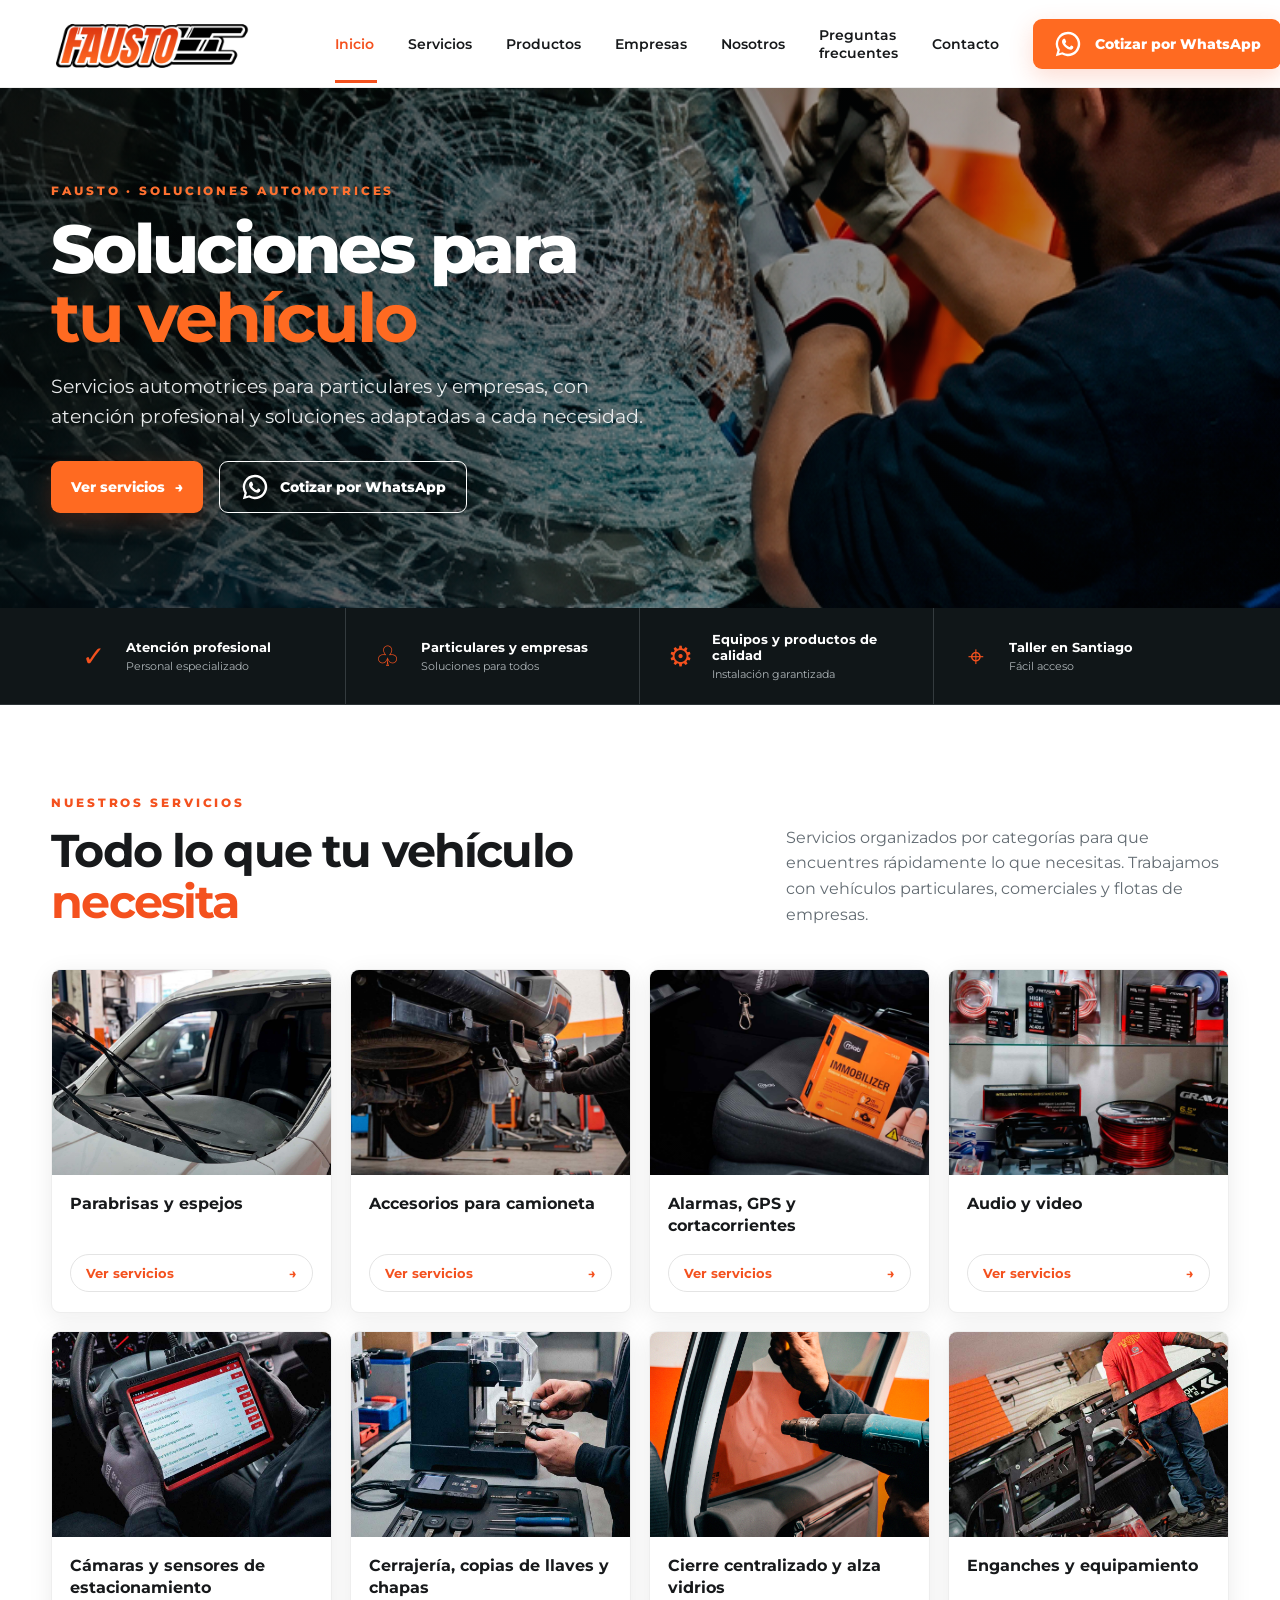
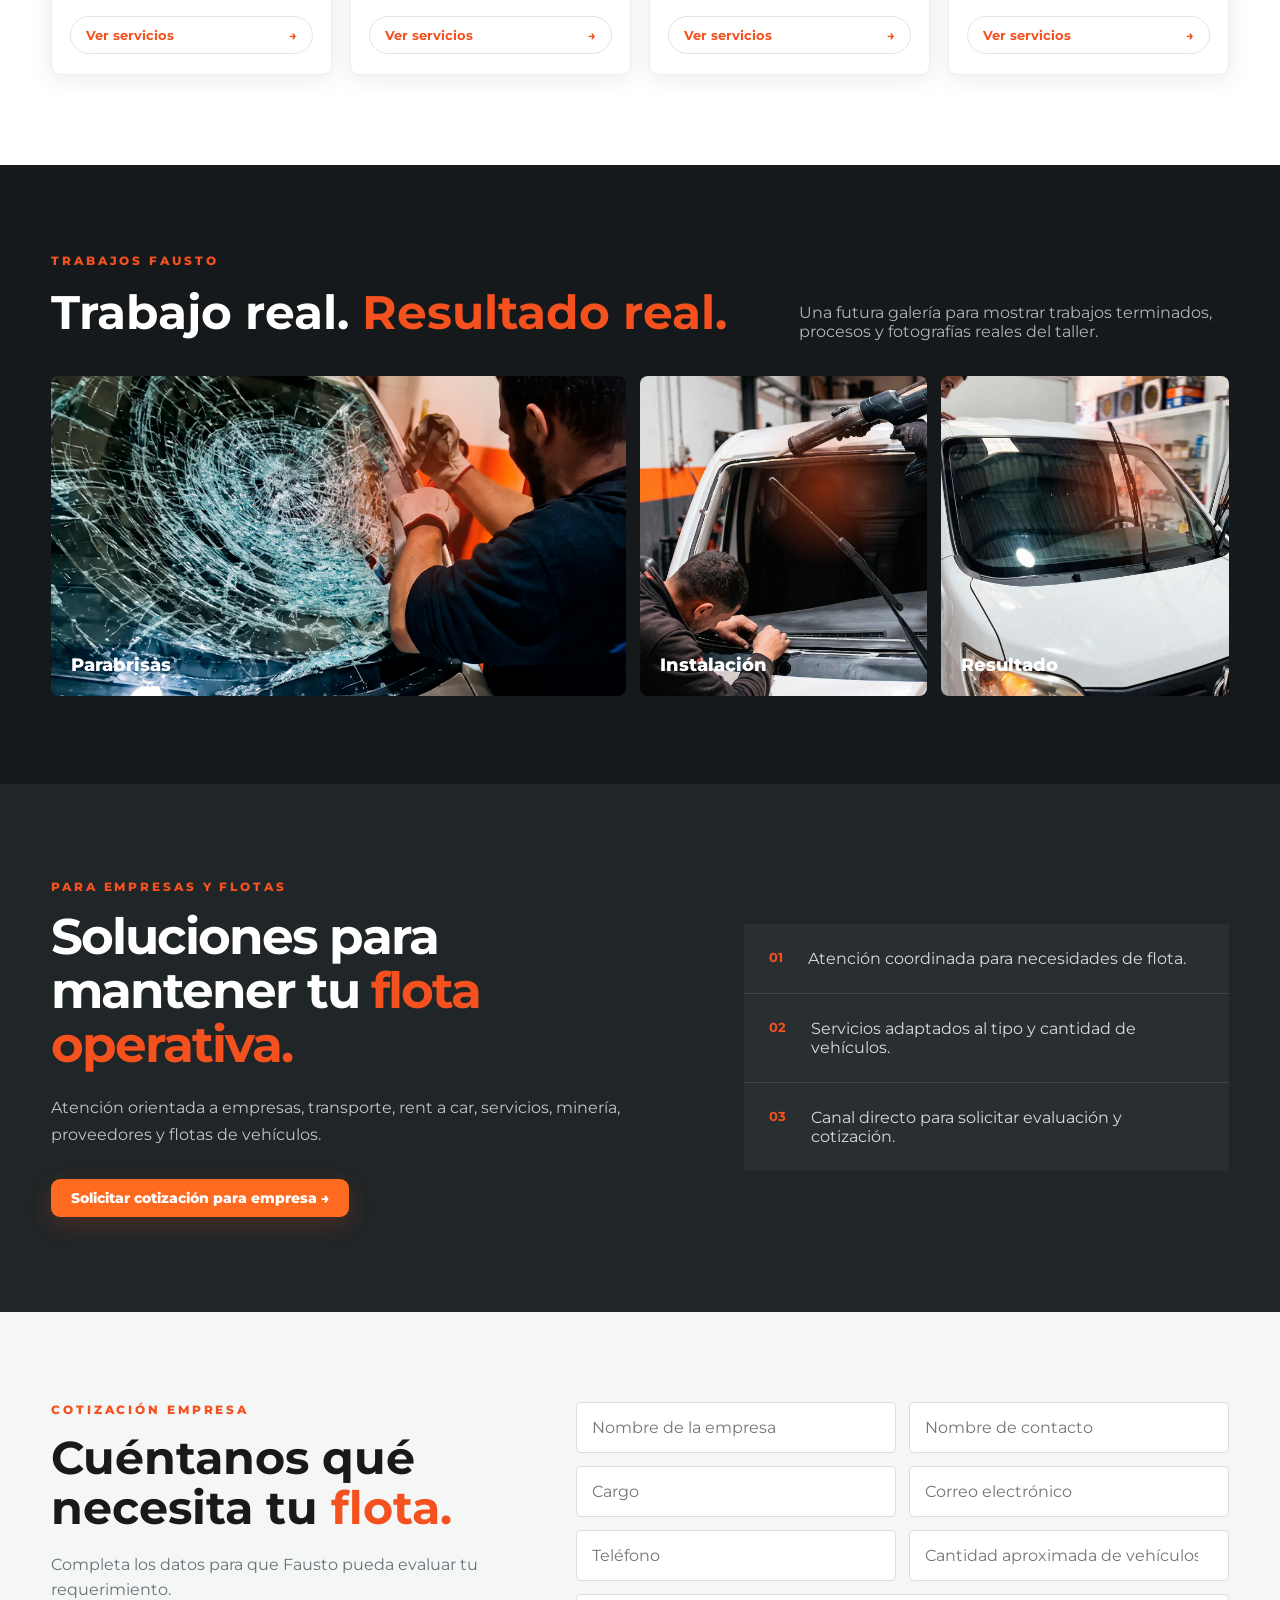
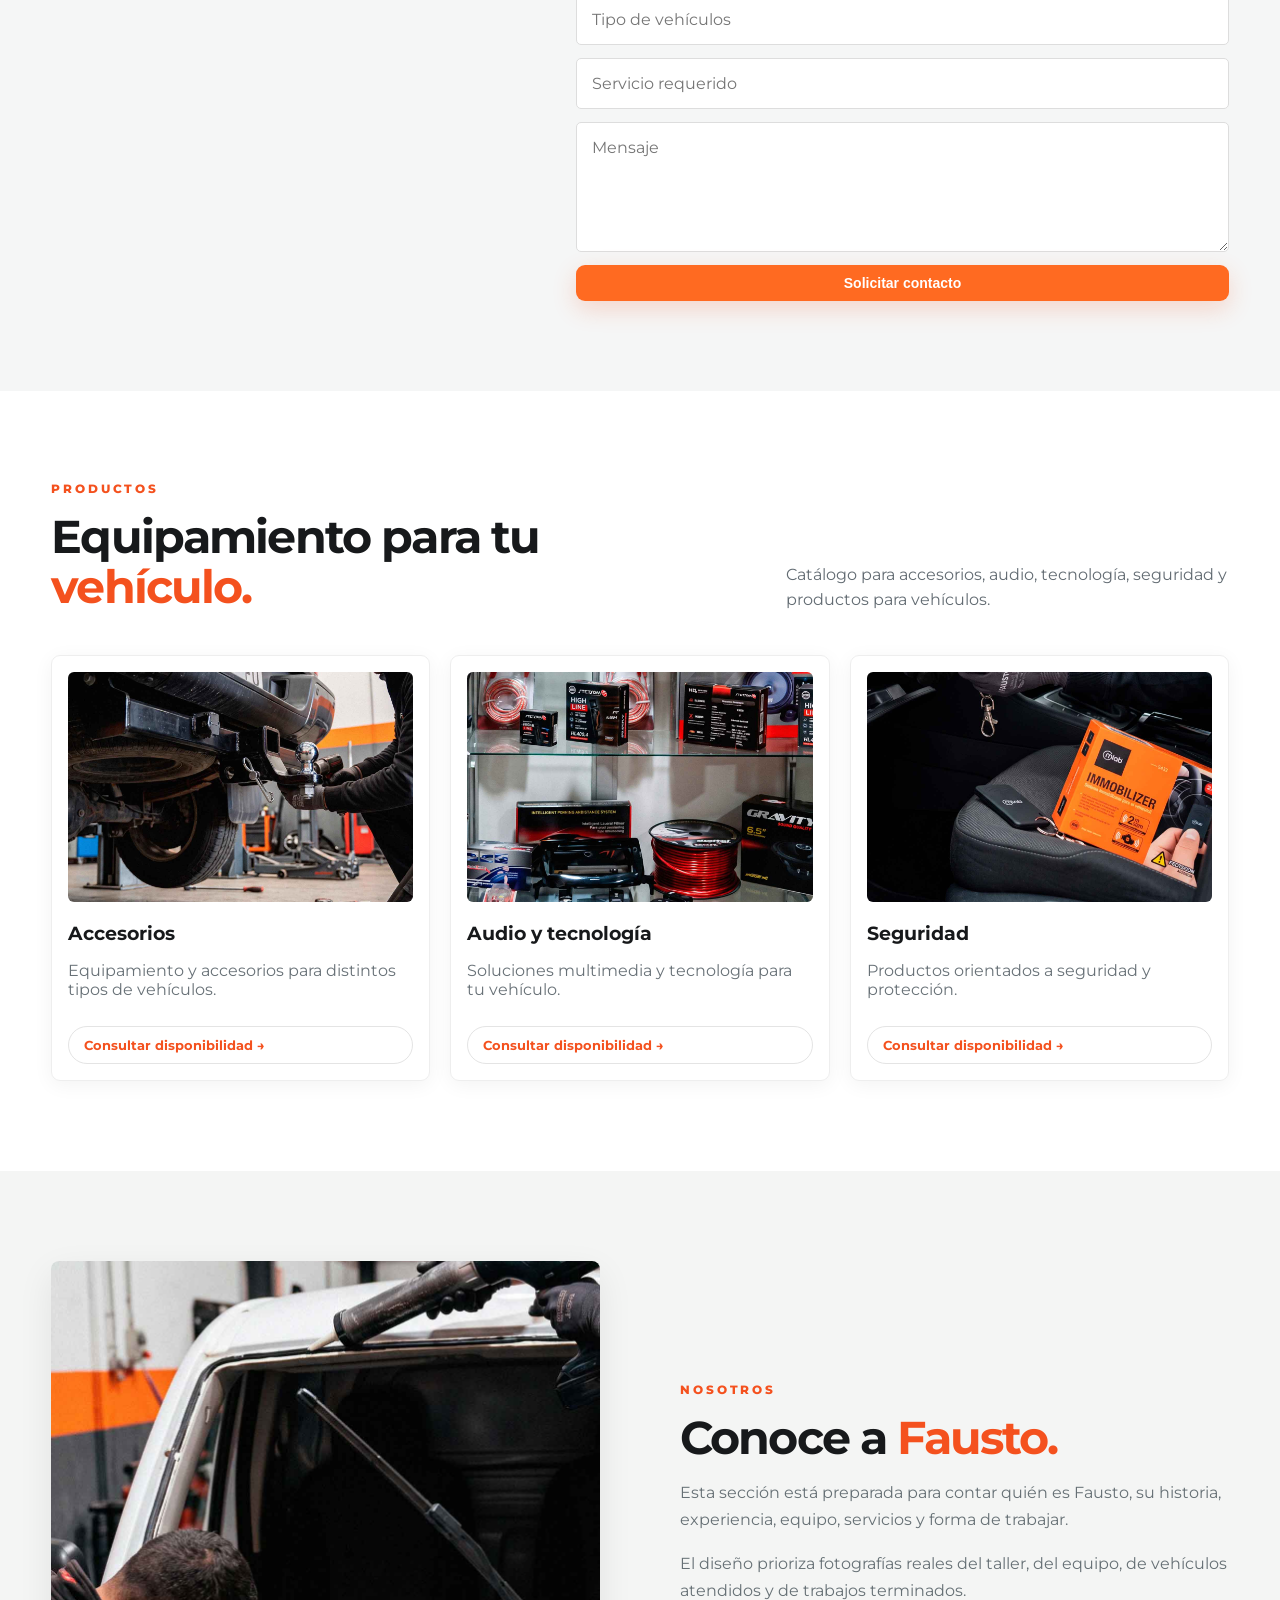
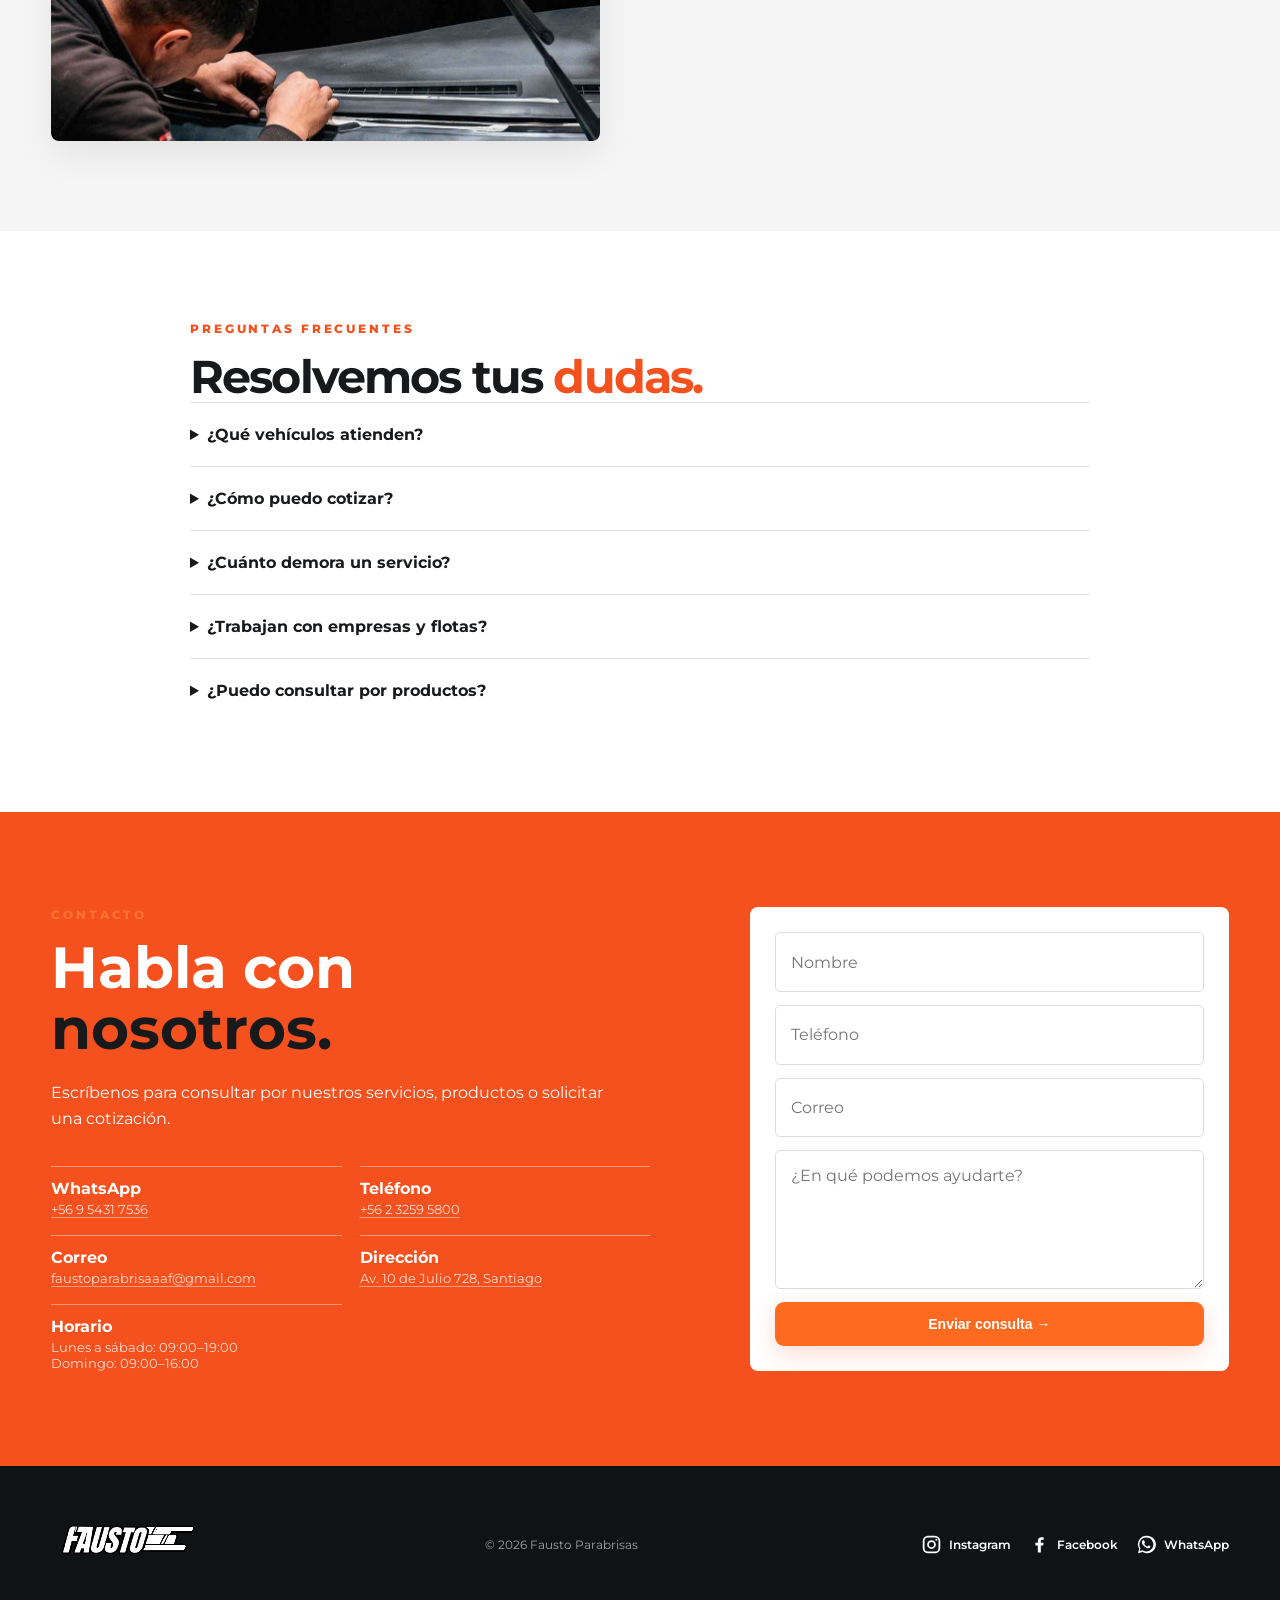
<file: index.html>
<!DOCTYPE html>
<html lang="es">

<head>
  <meta charset="UTF-8">
  <meta name="viewport" content="width=device-width, initial-scale=1.0">
  <meta name="description" content="Fausto Parabrisa - soluciones automotrices para particulares, empresas y flotas.">
  <title>Fausto Parabrisas</title>
  <link rel="preconnect" href="https://fonts.googleapis.com">
  <link rel="preconnect" href="https://fonts.gstatic.com" crossorigin>
  <link href="https://fonts.googleapis.com/css2?family=Montserrat:wght@400;500;600;700;800;900&display=swap"
    rel="stylesheet">
  <link rel="stylesheet" href="styles.css">
</head>

<body>

  <header class="header" id="header">
    <div class="container header-inner">
      <a class="logo-wrap" href="#inicio" aria-label="Fausto Parabrisa">
        <img src="assets/logo simplificado positivo.png" alt="Fausto Parabrisa">
      </a>

      <button class="menu-toggle" type="button" aria-label="Abrir menú" aria-expanded="false">☰</button>

      <nav class="main-nav">
        <a class="active" href="#inicio">Inicio</a>
        <a href="#servicios">Servicios</a>
        <a href="#productos">Productos</a>
        <a href="#empresas">Empresas</a>
        <a href="#nosotros">Nosotros</a>
        <a href="#faq">Preguntas frecuentes</a>
        <a href="#contacto">Contacto</a>
      </nav>

      <a class="btn btn-orange header-cta" href="https://wa.me/56954317536?text=Hola%2C%20quisiera%20cotizar%20un%20servicio%20para%20mi%20veh%C3%ADculo.%20%C2%BFMe%20pueden%20ayudar%3F" target="_blank" rel="noopener noreferrer">

        <svg class="wa-icon" viewBox="0 0 32 32" aria-hidden="true">
          <path fill="currentColor"
            d="M16 3a13 13 0 0 0-11.2 19.6L3 29l6.6-1.7A13 13 0 1 0 16 3zm0 23.5a10.4 10.4 0 0 1-5.3-1.4l-.4-.2-3.9 1 1-3.8-.3-.4A10.5 10.5 0 1 1 16 26.5zm5.8-7.8c-.3-.2-1.8-.9-2.1-1-.3-.1-.5-.2-.7.2s-.8 1-1 1.2-.4.2-.7.1a8.5 8.5 0 0 1-2.5-1.5 9.2 9.2 0 0 1-1.7-2.1c-.2-.3 0-.5.1-.6l.5-.6.3-.5c.1-.2 0-.4 0-.6l-1-2.3c-.3-.6-.5-.5-.7-.5h-.6c-.2 0-.6.1-.9.4s-1.2 1.2-1.2 2.8 1.2 3.2 1.4 3.4a12.6 12.6 0 0 0 4.8 4.2c.7.3 1.3.5 1.7.6.7.2 1.4.2 1.9.1.6-.1 1.8-.7 2-1.4.3-.7.3-1.3.2-1.4s-.2-.3-.5-.4z" />
        </svg>
        Cotizar por WhatsApp
      </a>
    </div>
  </header>

  <main id="inicio">

    <section class="hero">
      <div class="hero-bg"></div>
      <div class="container hero-content">
        <div class="hero-copy">
          <div class="eyebrow light">FAUSTO · SOLUCIONES AUTOMOTRICES</div>
          <h1>Soluciones para<br><strong>tu vehículo</strong></h1>
          <p>Servicios automotrices para particulares y empresas, con atención profesional y soluciones adaptadas a cada
            necesidad.</p>
          <div class="hero-actions">
            <a class="btn btn-orange" href="#servicios">Ver servicios <span>→</span></a>
            <a class="btn btn-outline-light" href="https://wa.me/56954317536?text=Hola%2C%20quisiera%20cotizar%20un%20servicio%20para%20mi%20veh%C3%ADculo.%20%C2%BFMe%20pueden%20ayudar%3F" target="_blank" rel="noopener noreferrer">
              <svg class="wa-icon" viewBox="0 0 32 32" aria-hidden="true">
                <path fill="currentColor"
                  d="M16 3a13 13 0 0 0-11.2 19.6L3 29l6.6-1.7A13 13 0 1 0 16 3zm0 23.5a10.4 10.4 0 0 1-5.3-1.4l-.4-.2-3.9 1 1-3.8-.3-.4A10.5 10.5 0 1 1 16 26.5zm5.8-7.8c-.3-.2-1.8-.9-2.1-1-.3-.1-.5-.2-.7.2s-.8 1-1 1.2-.4.2-.7.1a8.5 8.5 0 0 1-2.5-1.5 9.2 9.2 0 0 1-1.7-2.1c-.2-.3 0-.5.1-.6l.5-.6.3-.5c.1-.2 0-.4 0-.6l-1-2.3c-.3-.6-.5-.5-.7-.5h-.6c-.2 0-.6.1-.9.4s-1.2 1.2-1.2 2.8 1.2 3.2 1.4 3.4a12.6 12.6 0 0 0 4.8 4.2c.7.3 1.3.5 1.7.6.7.2 1.4.2 1.9.1.6-.1 1.8-.7 2-1.4.3-.7.3-1.3.2-1.4s-.2-.3-.5-.4z" />
              </svg>
              Cotizar por WhatsApp</a>
          </div>
        </div>
      </div>
    </section>

    <section class="trust-bar">
      <div class="container trust-grid">
        <div class="trust-item"><span class="trust-icon">✓</span>
          <div><strong>Atención profesional</strong><small>Personal especializado</small></div>
        </div>
        <div class="trust-item"><span class="trust-icon">♧</span>
          <div><strong>Particulares y empresas</strong><small>Soluciones para todos</small></div>
        </div>
        <div class="trust-item"><span class="trust-icon">⚙</span>
          <div><strong>Equipos y productos de calidad</strong><small>Instalación garantizada</small></div>
        </div>
        <div class="trust-item"><span class="trust-icon">⌖</span>
          <div><strong>Taller en Santiago</strong><small>Fácil acceso</small></div>
        </div>
      </div>
    </section>

    <section class="section services-section" id="servicios">
      <div class="container">
        <div class="section-heading split">
          <div>
            <div class="eyebrow">NUESTROS SERVICIOS</div>
            <h2>Todo lo que tu vehículo <strong>necesita</strong></h2>
          </div>
          <p>Servicios organizados por categorías para que encuentres rápidamente lo que necesitas. Trabajamos con
            vehículos particulares, comerciales y flotas de empresas.</p>
        </div>

        <div class="service-grid">
          <article class="service-card">
            <div class="service-photo windshield"></div>
            <div class="service-body">
              <h3>Parabrisas y espejos</h3><a href="#contacto">Ver servicios <span>→</span></a>
            </div>
          </article>
          <article class="service-card">
            <div class="service-photo truck"></div>
            <div class="service-body">
              <h3>Accesorios para camioneta</h3><a href="#contacto">Ver servicios <span>→</span></a>
            </div>
          </article>
          <article class="service-card">
            <div class="service-photo security"></div>
            <div class="service-body">
              <h3>Alarmas, GPS y cortacorrientes</h3><a href="#contacto">Ver servicios <span>→</span></a>
            </div>
          </article>
          <article class="service-card">
            <div class="service-photo audio"></div>
            <div class="service-body">
              <h3>Audio y video</h3><a href="#contacto">Ver servicios <span>→</span></a>
            </div>
          </article>
          <article class="service-card">
            <div class="service-photo camera"></div>
            <div class="service-body">
              <h3>Cámaras y sensores de estacionamiento</h3><a href="#contacto">Ver servicios <span>→</span></a>
            </div>
          </article>
          <article class="service-card">
            <div class="service-photo locksmith"></div>
            <div class="service-body">
              <h3>Cerrajería, copias de llaves y chapas</h3><a href="#contacto">Ver servicios <span>→</span></a>
            </div>
          </article>
          <article class="service-card">
            <div class="service-photo windows"></div>
            <div class="service-body">
              <h3>Cierre centralizado y alza vidrios</h3><a href="#contacto">Ver servicios <span>→</span></a>
            </div>
          </article>
          <article class="service-card">
            <div class="service-photo hitch"></div>
            <div class="service-body">
              <h3>Enganches y equipamiento</h3><a href="#contacto">Ver servicios <span>→</span></a>
            </div>
          </article>
        </div>
      </div>
    </section>

    <section class="work-section">
      <div class="container">
        <div class="eyebrow">TRABAJOS FAUSTO</div>
        <div class="work-heading">
          <h2>Trabajo real. <strong>Resultado real.</strong></h2>
          <p>Una futura galería para mostrar trabajos terminados, procesos y fotografías reales del taller.</p>
        </div>
        <div class="work-grid">
          <div class="work-image work-1"><span>Parabrisas</span></div>
          <div class="work-image work-2"><span>Instalación</span></div>
          <div class="work-image work-3"><span>Resultado</span></div>
        </div>
      </div>
    </section>

    <section class="companies-section" id="empresas">
      <div class="container companies-grid">
        <div>
          <div class="eyebrow">PARA EMPRESAS Y FLOTAS</div>
          <h2>Soluciones para mantener tu <strong>flota operativa.</strong></h2>
          <p>Atención orientada a empresas, transporte, rent a car, servicios, minería, proveedores y flotas de
            vehículos.</p>
          <a class="btn btn-orange" href="#cotizacion-empresa">Solicitar cotización para empresa →</a>
        </div>
        <div class="company-points">
          <div><b>01</b><span>Atención coordinada para necesidades de flota.</span></div>
          <div><b>02</b><span>Servicios adaptados al tipo y cantidad de vehículos.</span></div>
          <div><b>03</b><span>Canal directo para solicitar evaluación y cotización.</span></div>
        </div>
      </div>
    </section>

    <section class="section form-section" id="cotizacion-empresa">
      <div class="container form-grid">
        <div>
          <div class="eyebrow">COTIZACIÓN EMPRESA</div>
          <h2>Cuéntanos qué necesita tu <strong>flota.</strong></h2>
          <p>Completa los datos para que Fausto pueda evaluar tu requerimiento.</p>
        </div>
        <form id="company-form" action="https://formsubmit.co/fausto@cibicot.com" method="POST">
          <input type="hidden" name="_subject" value="Nueva solicitud de cotización empresarial - Fausto Parabrisas">
          <input type="hidden" name="_template" value="table">
          <input type="hidden" name="_captcha" value="false">
          <input type="hidden" name="_next" value="https://faustoparabrisas.cl/gracias.html">
          <input type="text" name="_honey" style="display:none" tabindex="-1" autocomplete="off">
          <div class="form-row"><input required name="empresa" placeholder="Nombre de la empresa"><input required
              name="contacto" placeholder="Nombre de contacto"></div>
          <div class="form-row"><input name="cargo" placeholder="Cargo"><input required type="email" name="email"
              placeholder="Correo electrónico"></div>
          <div class="form-row"><input name="telefono" placeholder="Teléfono"><input type="number" name="vehiculos"
              placeholder="Cantidad aproximada de vehículos"></div>
          <input name="tipos" placeholder="Tipo de vehículos">
          <input name="servicio" placeholder="Servicio requerido">
          <textarea name="mensaje" placeholder="Mensaje"></textarea>
          <button class="btn btn-orange" type="submit">Solicitar contacto</button>
        </form>
      </div>
    </section>

    <section class="section products-section" id="productos">
      <div class="container">
        <div class="section-heading split">
          <div>
            <div class="eyebrow">PRODUCTOS</div>
            <h2>Equipamiento para tu <strong>vehículo.</strong></h2>
          </div>
          <p>Catálogo para accesorios, audio, tecnología, seguridad y productos para vehículos.</p>
        </div>
        <div class="product-grid">
          <article>
            <div class="product-photo p1"></div>
            <h3>Accesorios</h3>
            <p>Equipamiento y accesorios para distintos tipos de vehículos.</p><a href="#contacto">Consultar
              disponibilidad →</a>
          </article>
          <article>
            <div class="product-photo p2"></div>
            <h3>Audio y tecnología</h3>
            <p>Soluciones multimedia y tecnología para tu vehículo.</p><a href="#contacto">Consultar disponibilidad
              →</a>
          </article>
          <article>
            <div class="product-photo p3"></div>
            <h3>Seguridad</h3>
            <p>Productos orientados a seguridad y protección.</p><a href="#contacto">Consultar disponibilidad →</a>
          </article>
        </div>
      </div>
    </section>

    <section class="section about-section" id="nosotros">
      <div class="container about-grid">
        <div class="about-photo"><img src="assets/Instalacion.jpg" alt="Instalación de parabrisas realizada por Fausto">
        </div>
        <div>
          <div class="eyebrow">NOSOTROS</div>
          <h2>Conoce a <strong>Fausto.</strong></h2>
          <p>Esta sección está preparada para contar quién es Fausto, su historia, experiencia, equipo, servicios y
            forma de trabajar.</p>
          <p>El diseño prioriza fotografías reales del taller, del equipo, de vehículos atendidos y de trabajos
            terminados.</p>
        </div>
      </div>
    </section>

    <section class="section faq-section" id="faq">
      <div class="container narrow">
        <div class="eyebrow">PREGUNTAS FRECUENTES</div>
        <h2>Resolvemos tus <strong>dudas.</strong></h2>
        <details>
          <summary>¿Qué vehículos atienden?</summary>
          <p>La atención contempla vehículos particulares, comerciales y flotas. Consulta tu caso específico.</p>
        </details>
        <details>
          <summary>¿Cómo puedo cotizar?</summary>
          <p>Puedes solicitar una cotización directamente por WhatsApp o mediante el formulario de contacto.</p>
        </details>
        <details>
          <summary>¿Cuánto demora un servicio?</summary>
          <p>El tiempo depende del tipo de servicio y del vehículo. Se confirma al momento de cotizar.</p>
        </details>
        <details>
          <summary>¿Trabajan con empresas y flotas?</summary>
          <p>Sí. El sitio contempla un flujo específico para solicitudes de empresas y flotas.</p>
        </details>
        <details>
          <summary>¿Puedo consultar por productos?</summary>
          <p>Sí. Puedes consultar disponibilidad, características y opciones de productos.</p>
        </details>
      </div>
    </section>

    <section class="contact-section" id="contacto">
      <div class="container contact-grid">
        <div>
          <div class="eyebrow light">CONTACTO</div>
          <h2>Habla con <strong>nosotros.</strong></h2>
          <p>Escríbenos para consultar por nuestros servicios, productos o solicitar una cotización.</p>
          <div class="contact-data">
            <div><b>WhatsApp</b><span><a href="https://wa.me/56954317536" target="_blank" rel="noopener noreferrer">+56 9 5431 7536</a></span></div>
            <div><b>Teléfono</b><span><a href="tel:+56232595800">+56 2 3259 5800</a></span></div>
            <div><b>Correo</b><span><a href="mailto:faustoparabrisaaaf@gmail.com">faustoparabrisaaaf@gmail.com</a></span></div>
            <div><b>Dirección</b><span><a href="https://www.google.com/maps/search/?api=1&query=Av.+10+de+Julio+728%2C+Santiago%2C+Chile" target="_blank" rel="noopener noreferrer">Av. 10 de Julio 728, Santiago</a></span></div>
            <div><b>Horario</b><span>Lunes a sábado: 09:00–19:00<br>Domingo: 09:00–16:00</span></div>
          </div>
        </div>
        <form id="contact-form" action="https://formsubmit.co/fausto@cibicot.com" method="POST">
          <input type="hidden" name="_subject" value="Nueva consulta general - Fausto Parabrisas">
          <input type="hidden" name="_template" value="table">
          <input type="hidden" name="_next" value="https://faustoparabrisas.cl/gracias.html">
          <input type="text" name="_honey" style="display:none" tabindex="-1" autocomplete="off">
          <input required name="nombre" placeholder="Nombre">
          <input name="telefono" placeholder="Teléfono">
          <input type="email" name="email" placeholder="Correo">
          <textarea required name="mensaje" placeholder="¿En qué podemos ayudarte?"></textarea>
          <button class="btn btn-orange" type="submit">Enviar consulta →</button>
        </form>
      </div>
    </section>

  </main>

  <footer>
    <div class="container footer-inner">
      <img src="assets/logo simplificado negativo.png" alt="Fausto Parabrisas">
      <span>© <span id="year"></span> Fausto Parabrisas</span>
      <nav class="social-links" aria-label="Redes sociales de Fausto">
        <a href="https://www.instagram.com/faustoparabrisas/" target="_blank" rel="noopener noreferrer" aria-label="Instagram de Fausto Parabrisas" title="Instagram">
          <svg viewBox="0 0 24 24" aria-hidden="true"><rect x="3" y="3" width="18" height="18" rx="5" fill="none" stroke="currentColor" stroke-width="2"/><circle cx="12" cy="12" r="4" fill="none" stroke="currentColor" stroke-width="2"/><circle cx="17.5" cy="6.5" r="1.2" fill="currentColor"/></svg>
          <span>Instagram</span>
        </a>
        <a href="https://www.facebook.com/share/17ktDd1rfn/" target="_blank" rel="noopener noreferrer" aria-label="Facebook de Fausto Parabrisas" title="Facebook">
          <svg viewBox="0 0 24 24" aria-hidden="true"><path fill="currentColor" d="M13.5 21v-8h2.7l.4-3h-3.1V8.1c0-.9.3-1.5 1.6-1.5h1.7V3.9c-.3 0-1.3-.1-2.5-.1-2.5 0-4.2 1.5-4.2 4.3V10H7.3v3h2.8v8z"/></svg>
          <span>Facebook</span>
        </a>
        <a href="https://wa.me/56954317536" target="_blank" rel="noopener noreferrer" aria-label="WhatsApp de Fausto Parabrisas" title="WhatsApp">
          <svg viewBox="0 0 24 24" aria-hidden="true"><path fill="currentColor" d="M12 2a9.8 9.8 0 0 0-8.4 14.8L2.3 22l5.4-1.4A10 10 0 1 0 12 2zm0 17.9a8 8 0 0 1-4.1-1.1l-.5-.3-3.2.8.9-3.1-.3-.5A8 8 0 1 1 12 19.9zm4.4-6c-.2-.1-1.5-.7-1.7-.8-.2-.1-.4-.1-.5.1-.2.2-.6.8-.8 1-.1.2-.3.2-.5.1a6.8 6.8 0 0 1-2-1.2 7.3 7.3 0 0 1-1.4-1.7c-.1-.2 0-.4.1-.5l.4-.5.2-.4c.1-.2 0-.3 0-.5l-.8-1.9c-.2-.5-.4-.4-.6-.4h-.5c-.2 0-.5.1-.7.3-.2.2-.9.9-.9 2.2s.9 2.5 1.1 2.7a10 10 0 0 0 3.9 3.4c.5.2 1 .4 1.4.5.6.2 1.1.1 1.5.1.5-.1 1.5-.6 1.7-1.2.2-.6.2-1.1.2-1.2-.1-.1-.2-.2-.5-.3z"/></svg>
          <span>WhatsApp</span>
        </a>
      </nav>
    </div>
  </footer>

  <div class="toast" id="toast">Formulario preparado. Configura el número de WhatsApp para activar el envío.</div>
  <script src="script.js"></script>
</body>

</html>
</file>
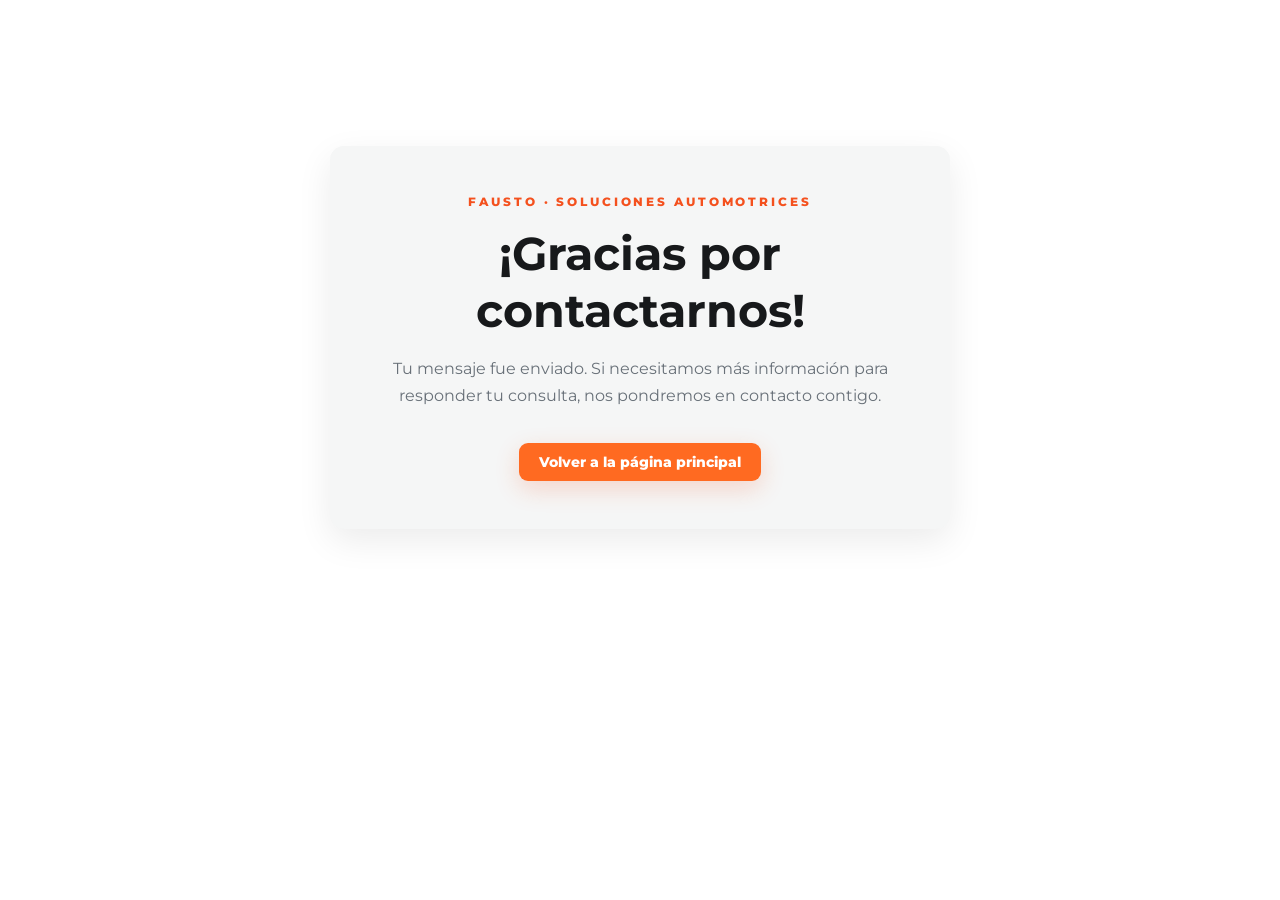
<file: gracias.html>
<!DOCTYPE html>
<html lang="es">
<head>
  <meta charset="UTF-8">
  <meta name="viewport" content="width=device-width, initial-scale=1.0">
  <meta name="robots" content="noindex,follow">
  <title>Consulta enviada | Fausto Parabrisas</title>
  <link rel="preconnect" href="https://fonts.googleapis.com">
  <link rel="preconnect" href="https://fonts.gstatic.com" crossorigin>
  <link href="https://fonts.googleapis.com/css2?family=Montserrat:wght@400;500;600;700;800&display=swap" rel="stylesheet">
  <link rel="stylesheet" href="styles.css">
  <style>
    .thanks-wrap{min-height:75vh;display:grid;place-items:center;text-align:center;padding:50px 20px}
    .thanks-card{max-width:620px;background:#f5f6f6;border-radius:14px;padding:48px 34px;box-shadow:0 12px 35px rgba(0,0,0,.08)}
    .thanks-card h1{font-size:clamp(30px,5vw,46px);margin:0 0 15px}
    .thanks-card p{color:#687078;line-height:1.7}
    .thanks-card .btn{margin-top:18px}
  </style>
</head>
<body>
  <main class="thanks-wrap">
    <section class="thanks-card">
      <div class="eyebrow">FAUSTO · SOLUCIONES AUTOMOTRICES</div>
      <h1>¡Gracias por contactarnos!</h1>
      <p>Tu mensaje fue enviado. Si necesitamos más información para responder tu consulta, nos pondremos en contacto contigo.</p>
      <a class="btn btn-orange" href="index.html">Volver a la página principal</a>
    </section>
  </main>
</body>
</html>
</file>
<file: styles.css>
* {
    box-sizing: border-box
}
:root {
    --orange: #f4511e;
    --orange2: #ff6a21;
    --dark: #111517;
    --text: #17191b;
    --muted: #687078;
    --light: #f5f6f6
}
html {
    scroll-behavior: smooth
}
body {
    margin: 0;
    font-family: Montserrat, Arial, sans-serif;
    color: var(--text);
    background: #fff
}

a {
    text-decoration: none;
    color: inherit
}

.container {
    width: min(1400px, 92%);
    margin: auto
}

.header {
    height: 88px;
    background: #fff;
    position: sticky;
    top: 0;
    z-index: 50;
    border-bottom: 1px solid #eee
}

.header-inner {
    height: 100%;
    display: flex;
    align-items: center;
    gap: 34px
}

.logo-wrap {
    width: 250px;
    height: 88px;
    display: flex;
    align-items: center;
    overflow: hidden;
    flex-shrink: 0
}

.logo-wrap img {
    width: 210px;
    height: auto;
    display: block
}

.main-nav {
    display: flex;
    align-items: center;
    justify-content: center;
    gap: 34px; 
    flex: 1
}

.main-nav a {
    font-size: 14px;
    font-weight: 600;
    padding: 50px 0;
    position: relative
}

.main-nav a.active,
.main-nav a:hover {
    color: var(--orange)
}

.main-nav a.active:after {
    content: "";
    position: absolute;
    bottom: 20px;
    left: 0;
    width: 42px;
    height: 3px;
    background: var(--orange)
}

.btn {
    display: inline-flex;
    align-items: center;
    justify-content: center;
    gap: 10px;
    border: 0;
    border-radius: 9px;
    padding: 10px 20px;
    font-weight: 800;
    font-size: 14px;
    cursor: pointer
}

.btn-orange {
    background: var(--orange2);
    color: #fff;
    box-shadow: 0 8px 25px rgba(244, 81, 30, .2)
}

.btn-orange:hover {
    transform: translateY(-2px)
}

.btn-outline-light {
    border: 1px solid #fff;
    color: #fff;
    background: rgba(0, 0, 0, .12)
}

.header-cta {
    white-space: nowrap
}

.wa {
    font-size: 21px
}

.menu-toggle {
    display: none;
    background: none;
    border: 0;
    font-size: 25px
}

.hero {
    height: 520px;
    position: relative;
    overflow: hidden;
    background: #101517;
    color: #fff
}

/*.hero-bg {
    position: absolute;
    inset: 0;
    background: linear-gradient(90deg, rgba(4, 7, 8, .93) 0%, rgba(4, 7, 8, .78) 39%, rgba(4, 7, 8, .12) 75%), linear-gradient(135deg, #222 0%, #111 50%, #7a2e13 100%)
}*/
.hero-bg {
    position: absolute;
    inset: 0;
    background:
        linear-gradient(
            90deg,
            rgba(4, 7, 8, 0.78) 0%,
            rgba(4, 7, 8, 0.50) 45%,
            rgba(4, 7, 8, 0.15) 100%
        ),
        url("assets/hero.png") center center / cover no-repeat;
}
/*
.hero-bg:after {
    content: "";
    position: absolute;
    right: -5%;
    top: -20%;
    width: 65%;
    height: 140%;
    background: radial-gradient(circle at 30% 45%, rgba(255, 104, 25, .45), transparent 35%), linear-gradient(130deg, transparent 35%, rgba(255, 255, 255, .07) 36%, transparent 38%), linear-gradient(160deg, #263037, #0f1517 65%);
    transform: skewX(-8deg)
}
*/


.wa-icon {
  width: 30px;
  height: 30px;
  display: inline-block;
  flex-shrink: 0;
  color: #ffffff;
  vertical-align: middle;
}

.header-cta .wa-icon {
  width: 30px;
  height: 30px;
  margin-right: 2px;
}

.header-cta {
  gap: 10px;
}


.hero-content {
    height: 100%;
    position: relative;
    z-index: 2;
    display: flex;
    align-items: center
}

.hero-copy {
    max-width: 680px
}

.eyebrow {
    font-size: 12px;
    letter-spacing: .24em;
    font-weight: 800;
    color: var(--orange);
    margin-bottom: 16px
}

.eyebrow.light {
    color: #ff7130
}

.hero h1 {
    font-size: 68px;
    line-height: 1.02;
    margin: 0 0 20px;
    font-weight: 800;
    letter-spacing: -.045em
}

.hero h1 strong {
    color: var(--orange2)
}

.hero p {
    font-size: 19px;
    line-height: 1.55;
    max-width: 610px;
    color: #e8eaeb
}

.hero-actions {
    display: flex;
    gap: 16px;
    margin-top: 30px;
    flex-wrap: wrap
}

.trust-bar {
    background: #101618;
    color: #fff;
    border-bottom: 1px solid #2c3336
}

.trust-grid {
    display: grid;
    grid-template-columns: repeat(4, 1fr)
}

.trust-item {
    display: flex;
    align-items: center;
    gap: 16px;
    padding: 23px 25px;
    border-right: 1px solid #343b3e
}

.trust-item:last-child {
    border-right: 0
}

.trust-icon {
    color: var(--orange);
    font-size: 28px;
    width: 34px;
    text-align: center
}

.trust-item strong,
.trust-item small {
    display: block
}

.trust-item strong {
    font-size: 13px
}

.trust-item small {
    color: #aeb5b8;
    font-size: 11px;
    margin-top: 4px
}

.section {
    padding: 90px 0
}

.services-section {
    background: #fff
}

.section-heading {
    margin-bottom: 42px
}

.section-heading.split {
    display: grid;
    grid-template-columns: 1.2fr .8fr;
    gap: 70px;
    align-items: end
}

.section-heading h2,
.about-section h2,
.faq-section h2 {
    font-size: 46px;
    line-height: 1.1;
    letter-spacing: -.04em;
    margin: 0
}

.section-heading h2 strong,
.about-section h2 strong,
.faq-section h2 strong {
    color: var(--orange)
}

.section-heading p {
    color: #626b72;
    line-height: 1.6;
    margin: 0
}

.service-grid {
    display: grid;
    grid-template-columns: repeat(4, 1fr);
    gap: 18px
}

.service-card {
    border-radius: 9px;
    overflow: hidden;
    background: #fff;
    box-shadow: 0 5px 24px rgba(20, 25, 28, .08);
    border: 1px solid #eee;
    transition: .2s
}

.service-card:hover {
    transform: translateY(-5px);
    box-shadow: 0 14px 35px rgba(20, 25, 28, .14)
}

.service-photo {
    height: 205px;
    background-size: cover;
    background-position: center;
    position: relative
}

.service-photo:after {
    content: "";
    position: absolute;
    inset: 0;
    background: linear-gradient(180deg, transparent 45%, rgba(0, 0, 0, .24))
}

.windshield {
    background-image: url("assets/parabrisas.jpg");
}

.truck {
    background-image: url("assets/accesorios.jpg");
}

.security {
    background-image: url("assets/seguridad.jpg");
}

.audio {
    background-image: url("assets/audio.jpg");
}

.camera {
    background-image: url("assets/caja-6.jpg");
}

.locksmith {
    background-image: url("assets/caja-7-.jpg");
}

.windows {
    background-image: url("assets/caja-2.png");
}

.hitch {
    background-image: url("assets/caja-5-.jpg");
}

.service-body {
    padding: 18px 18px 20px
}

.service-body h3 {
    font-size: 16px;
    line-height: 1.35;
    min-height: 44px;
    margin: 0 0 17px
}

.service-body a,
.product-grid a {
    display: flex;
    justify-content: space-between;
    align-items: center;
    color: var(--orange);
    font-size: 13px;
    font-weight: 700;
    border: 1px solid #e4e4e4;
    border-radius: 30px;
    padding: 10px 15px
}

.work-section {
    padding: 88px 0;
    background: #15191b;
    color: #fff
}

.work-heading {
    display: flex;
    justify-content: space-between;
    align-items: end;
    gap: 40px
}

.work-heading h2 {
    font-size: 47px;
    margin: 0 0 35px
}

.work-heading h2 strong {
    color: var(--orange)
}

.work-heading p {
    max-width: 430px;
    color: #aeb6b9;
    margin-bottom: 35px
}

.work-grid {
    display: grid;
    grid-template-columns: 2fr 1fr 1fr;
    gap: 14px
}

.work-image {
    height: 320px;
    border-radius: 8px;
    display: flex;
    align-items: flex-end;
    padding: 20px;
    background: linear-gradient(145deg, #5d686c, #222);
    position: relative;
    overflow: hidden
}

.work-image:after {
    content: "";
    position: absolute;
    inset: 0;
    background: radial-gradient(circle at 65% 35%, rgba(244, 81, 30, .5), transparent 28%)
}

.work-image span {
    position: relative;
    z-index: 2;
    font-weight: 800;
    font-size: 18px
}

.companies-section {
    background: #202527;
    color: #fff;
    padding: 95px 0
}

.companies-grid {
    display: grid;
    grid-template-columns: 1.1fr .9fr;
    gap: 100px;
    align-items: center
}

.companies-section h2 {
    font-size: 50px;
    line-height: 1.08;
    margin: 0 0 22px;
    letter-spacing: -.04em
}

.companies-section h2 strong {
    color: var(--orange)
}

.companies-section p {
    color: #bfc5c7;
    line-height: 1.7;
    max-width: 650px;
    margin-bottom: 30px
}

.company-points {
    background: #292f31
}

.company-points div {
    padding: 25px;
    border-bottom: 1px solid #414749;
    display: flex;
    gap: 25px
}

.company-points div:last-child {
    border-bottom: 0
}

.company-points b {
    color: var(--orange);
    font-size: 13px
}

.company-points span {
    color: #d7dbdc
}

.form-section {
    background: #f5f6f6
}

.form-grid {
    display: grid;
    grid-template-columns: .8fr 1.2fr;
    gap: 90px
}

.form-grid h2 {
    font-size: 46px;
    line-height: 1.1;
    margin: 0 0 18px
}

.form-grid h2 strong {
    color: var(--orange)
}

.form-grid p {
    color: #697176;
    line-height: 1.6
}

form {
    display: grid;
    gap: 13px
}

input,
textarea {
    width: 100%;
    border: 1px solid #ddd;
    border-radius: 5px;
    padding: 15px;
    font: inherit;
    background: #fff;
    outline: none
}

input:focus,
textarea:focus {
    border-color: var(--orange)
}

textarea {
    min-height: 130px;
    resize: vertical
}

.form-row {
    display: grid;
    grid-template-columns: 1fr 1fr;
    gap: 13px
}

.products-section {
    background: #fff
}

.product-grid {
    display: grid;
    grid-template-columns: repeat(3, 1fr);
    gap: 20px
}

.product-grid article {
    border: 1px solid #eee;
    border-radius: 9px;
    padding: 16px;
    box-shadow: 0 4px 20px rgba(0, 0, 0, .05)
}

.product-photo {
    height: 230px;
    border-radius: 6px;
    margin-bottom: 20px
}

.p1 {
    background: linear-gradient(145deg, #d8d7d0, #7b8382 45%, #222)
}

.p2 {
    background: linear-gradient(145deg, #12181b, #4f5c62 50%, #131718)
}

.p3 {
    background: linear-gradient(145deg, #2d3436, #a8aa9f 45%, #1b1e20)
}

.product-grid h3 {
    margin: 0 0 8px
}

.product-grid p {
    color: #687177;
    min-height: 45px
}

.product-grid a {
    margin-top: 20px
}

.about-section {
    background: #f4f5f4
}

.about-grid {
    display: grid;
    grid-template-columns: 1fr 1fr;
    gap: 80px;
    align-items: center
}

.about-photo {
    height: 480px;
    background: #fff;
    border-radius: 8px;
    display: flex;
    align-items: center;
    justify-content: center;
    overflow: hidden;
    box-shadow: 0 12px 35px rgba(0, 0, 0, .08)
}

.about-photo img {
    width: 82%;
    height: auto
}

.about-section p {
    color: #667075;
    line-height: 1.7;
    max-width: 600px
}

.narrow {
    max-width: 900px
}

.faq-section details {
    border-top: 1px solid #ddd;
    padding: 22px 0
}

.faq-section summary {
    font-weight: 700;
    cursor: pointer
}

.faq-section details p {
    color: #687177;
    line-height: 1.6
}

.contact-section {
    background: var(--orange);
    color: #fff;
    padding: 95px 0
}

.contact-grid {
    display: grid;
    grid-template-columns: 1fr .8fr;
    gap: 100px
}

.contact-section h2 {
    font-size: 58px;
    line-height: 1.05;
    margin: 0 0 20px
}

.contact-section h2 strong {
    color: #17191b
}

.contact-section p {
    max-width: 580px;
    line-height: 1.6
}

.contact-data {
    display: grid;
    grid-template-columns: 1fr 1fr;
    gap: 18px;
    margin-top: 35px
}

.contact-data div {
    border-top: 1px solid rgba(255, 255, 255, .4);
    padding-top: 12px
}

.contact-data b,
.contact-data span {
    display: block
}

.contact-data span {
    font-size: 13px;
    opacity: .8;
    margin-top: 3px
}

.contact-section form {
    background: #fff;
    padding: 25px;
    border-radius: 8px
}

.contact-section form .btn {
    width: 100%
}

footer {
    background: #101314;
    color: #9ca3a6;
    padding: 30px 0
}

.footer-inner {
    display: flex;
    align-items: center;
    justify-content: space-between;
    gap: 20px;
    font-size: 12px
}

.footer-inner img {
    width: 150px;
    height: auto;
    filter: grayscale(1) brightness(3)
}

.toast {
    position: fixed;
    right: 25px;
    bottom: 25px;
    background: #171a1b;
    color: #fff;
    padding: 15px 20px;
    border-radius: 7px;
    box-shadow: 0 12px 35px rgba(0, 0, 0, .25);
    opacity: 0;
    transform: translateY(15px);
    pointer-events: none;
    transition: .25s;
    z-index: 100
}

.toast.show {
    opacity: 1;
    transform: translateY(0)
}

@media(max-width:1050px) {
    .main-nav {
        gap: 18px
    }

    .service-grid {
        grid-template-columns: repeat(3, 1fr)
    }

    .trust-item {
        padding: 18px
    }

    .hero h1 {
        font-size: 57px
    }
}

@media(max-width:800px) {
    .header {
        height: 72px
    }

    .logo-wrap {
        width: 180px;
        height: 72px
    }

    .logo-wrap img {
        width: 155px
    }

    .menu-toggle {
        display: block;
        margin-left: auto
    }

    .main-nav {
        display: none;
        position: absolute;
        top: 72px;
        left: 0;
        right: 0;
        background: #fff;
        flex-direction: column;
        padding: 15px 5%;
        gap: 0;
        box-shadow: 0 10px 20px rgba(0, 0, 0, .08)
    }

    .main-nav.open {
        display: flex
    }

    .main-nav a {
        padding: 13px 0;
        width: 100%
    }

    .main-nav a.active:after {
        display: none
    }

    .header-cta {
        display: none
    }

    .hero {
        height: auto;
        min-height: 570px
    }

    .hero h1 {
        font-size: 50px
    }

    .trust-grid {
        grid-template-columns: 1fr 1fr
    }

    .trust-item {
        border-bottom: 1px solid #343b3e
    }

    .section-heading.split,
    .companies-grid,
    .form-grid,
    .about-grid,
    .contact-grid {
        grid-template-columns: 1fr;
        gap: 35px
    }

    .service-grid {
        grid-template-columns: 1fr 1fr
    }

    .work-heading {
        display: block
    }

    .work-grid {
        grid-template-columns: 1fr
    }

    .work-image {
        height: 220px
    }

    .product-grid {
        grid-template-columns: 1fr
    }

    .contact-section h2 {
        font-size: 46px
    }
}

@media(max-width:520px) {
    .container {
        width: 90%
    }

    .hero h1 {
        font-size: 43px
    }

    .hero p {
        font-size: 16px
    }

    .hero-actions .btn {
        width: 100%
    }

    .trust-grid {
        grid-template-columns: 1fr
    }

    .service-grid {
        grid-template-columns: 1fr
    }

    .section {
        padding: 65px 0
    }

    .section-heading h2,
    .form-grid h2,
    .companies-section h2 {
        font-size: 36px
    }

    .contact-data {
        grid-template-columns: 1fr
    }

    .footer-inner {
        display: grid;
        gap: 12px
    }
}

/* Imágenes reales de la carpeta assets: integración puntual sin alterar el diseño */
.work-image {
    background-size: cover;
    background-position: center;
}
.work-image.work-1 {
    background-image: url("assets/hero.png");
}
.work-image.work-2 {
    background-image: url("assets/Instalacion.jpg");
}
.work-image.work-3 {
    background-image: url("assets/resultado.jpg");
}
.product-photo {
    background-size: cover;
    background-position: center;
}
.product-photo.p1 {
    background-image: url("assets/accesorios.jpg");
}
.product-photo.p2 {
    background-image: url("assets/audio.jpg");
}
.product-photo.p3 {
    background-image: url("assets/seguridad.jpg");
}
.about-photo img {
    width: 100%;
    height: 100%;
    object-fit: cover;
}


/* Enlaces de contacto y redes sociales */
.contact-data a {
  color: inherit;
  text-decoration: underline;
  text-decoration-color: rgba(255, 255, 255, .55);
  text-underline-offset: 3px;
  overflow-wrap: anywhere;
}
.contact-data a:hover { text-decoration-color: currentColor; }

.footer-inner { flex-wrap: wrap; }
.social-links {
  display: flex;
  align-items: center;
  gap: 18px;
}
.social-links a {
  display: inline-flex;
  align-items: center;
  gap: 7px;
  color: #fff;
  font-size: 12px;
  font-weight: 600;
  transition: color .2s ease;
}
.social-links a:hover { color: var(--orange2); }
.social-links svg { width: 21px; height: 21px; display: block; }

@media (max-width: 520px) {
  .social-links { flex-wrap: wrap; gap: 14px; }
  .social-links a { font-size: 11px; }

@media (max-width: 768px) {
  .hero {
    padding-top: 12px;
  }

  .hero-content {
    padding-top: 8px;
  }
}
}
</file>
